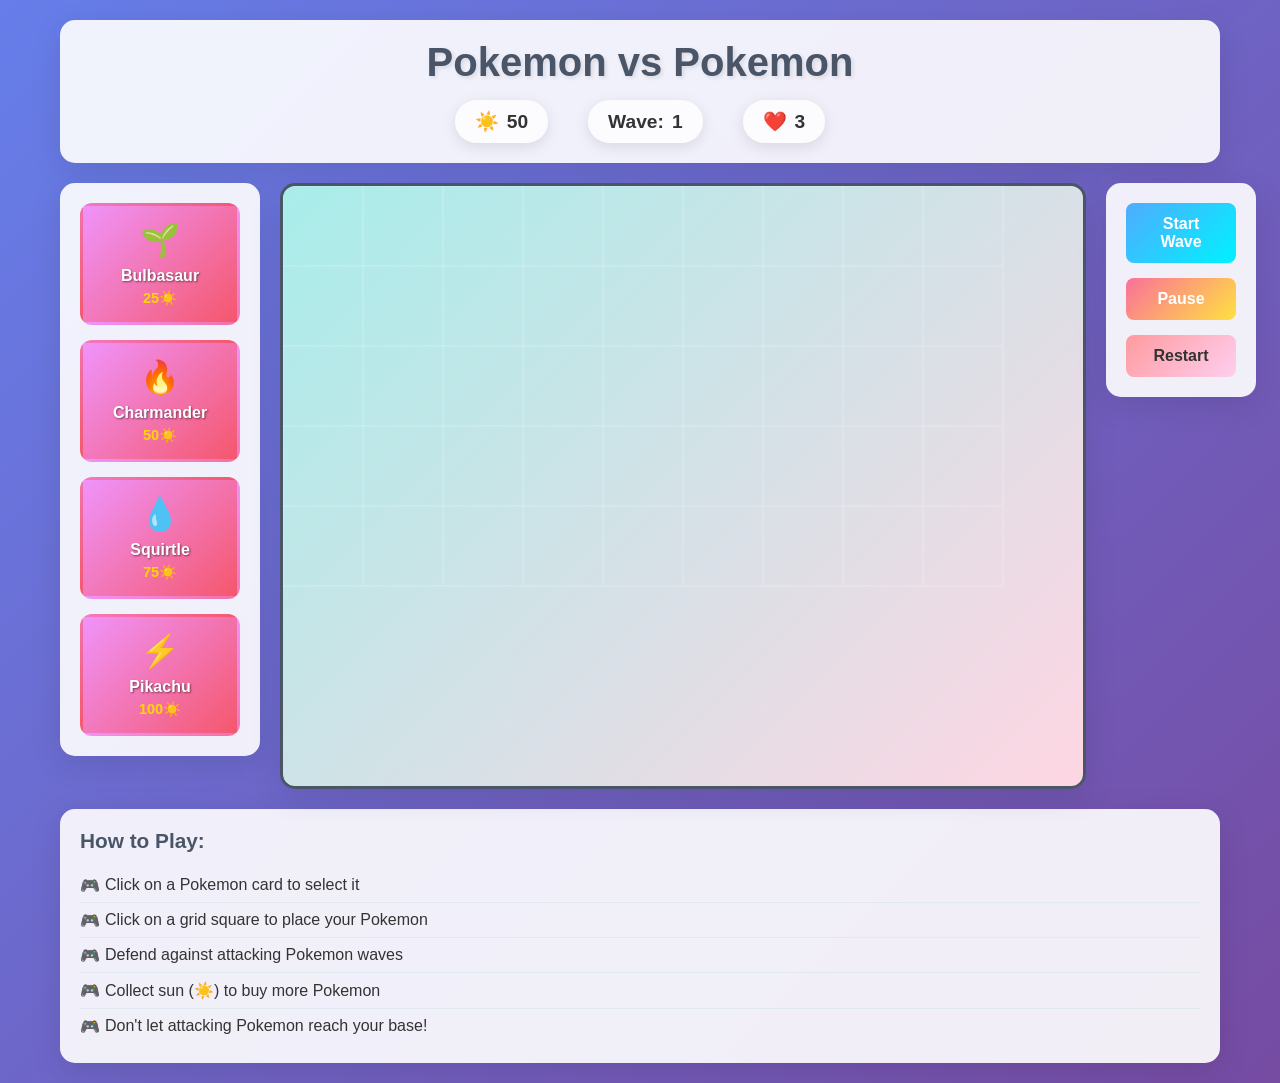
<file: index.html>
<!DOCTYPE html>
<html lang="en">
<head>
    <meta charset="UTF-8">
    <meta name="viewport" content="width=device-width, initial-scale=1.0">
    <title>Pokemon vs Pokemon - Tower Defense</title>
    <link rel="stylesheet" href="style.css">
</head>
<body>
    <div class="game-container">
        <div class="header">
            <h1>Pokemon vs Pokemon</h1>
            <div class="game-info">
                <div class="sun-counter">
                    <span>☀️</span>
                    <span id="sunCount">50</span>
                </div>
                <div class="wave-info">
                    <span>Wave: </span>
                    <span id="waveNumber">1</span>
                </div>
                <div class="lives">
                    <span>❤️</span>
                    <span id="lives">3</span>
                </div>
            </div>
        </div>
        
        <div class="game-area">
            <div class="pokemon-selector">
                <div class="pokemon-card" data-pokemon="bulbasaur" data-cost="25">
                    <div class="pokemon-icon">🌱</div>
                    <div class="pokemon-name">Bulbasaur</div>
                    <div class="pokemon-cost">25☀️</div>
                </div>
                <div class="pokemon-card" data-pokemon="charmander" data-cost="50">
                    <div class="pokemon-icon">🔥</div>
                    <div class="pokemon-name">Charmander</div>
                    <div class="pokemon-cost">50☀️</div>
                </div>
                <div class="pokemon-card" data-pokemon="squirtle" data-cost="75">
                    <div class="pokemon-icon">💧</div>
                    <div class="pokemon-name">Squirtle</div>
                    <div class="pokemon-cost">75☀️</div>
                </div>
                <div class="pokemon-card" data-pokemon="pikachu" data-cost="100">
                    <div class="pokemon-icon">⚡</div>
                    <div class="pokemon-name">Pikachu</div>
                    <div class="pokemon-cost">100☀️</div>
                </div>
            </div>
            
            <canvas id="gameCanvas" width="800" height="600"></canvas>
            
            <div class="controls">
                <button id="startWave">Start Wave</button>
                <button id="pauseGame">Pause</button>
                <button id="restartGame">Restart</button>
            </div>
        </div>
        
        <div class="instructions">
            <h3>How to Play:</h3>
            <ul>
                <li>Click on a Pokemon card to select it</li>
                <li>Click on a grid square to place your Pokemon</li>
                <li>Defend against attacking Pokemon waves</li>
                <li>Collect sun (☀️) to buy more Pokemon</li>
                <li>Don't let attacking Pokemon reach your base!</li>
            </ul>
        </div>
    </div>
    
    <script src="game.js"></script>
</body>
</html>
</file>
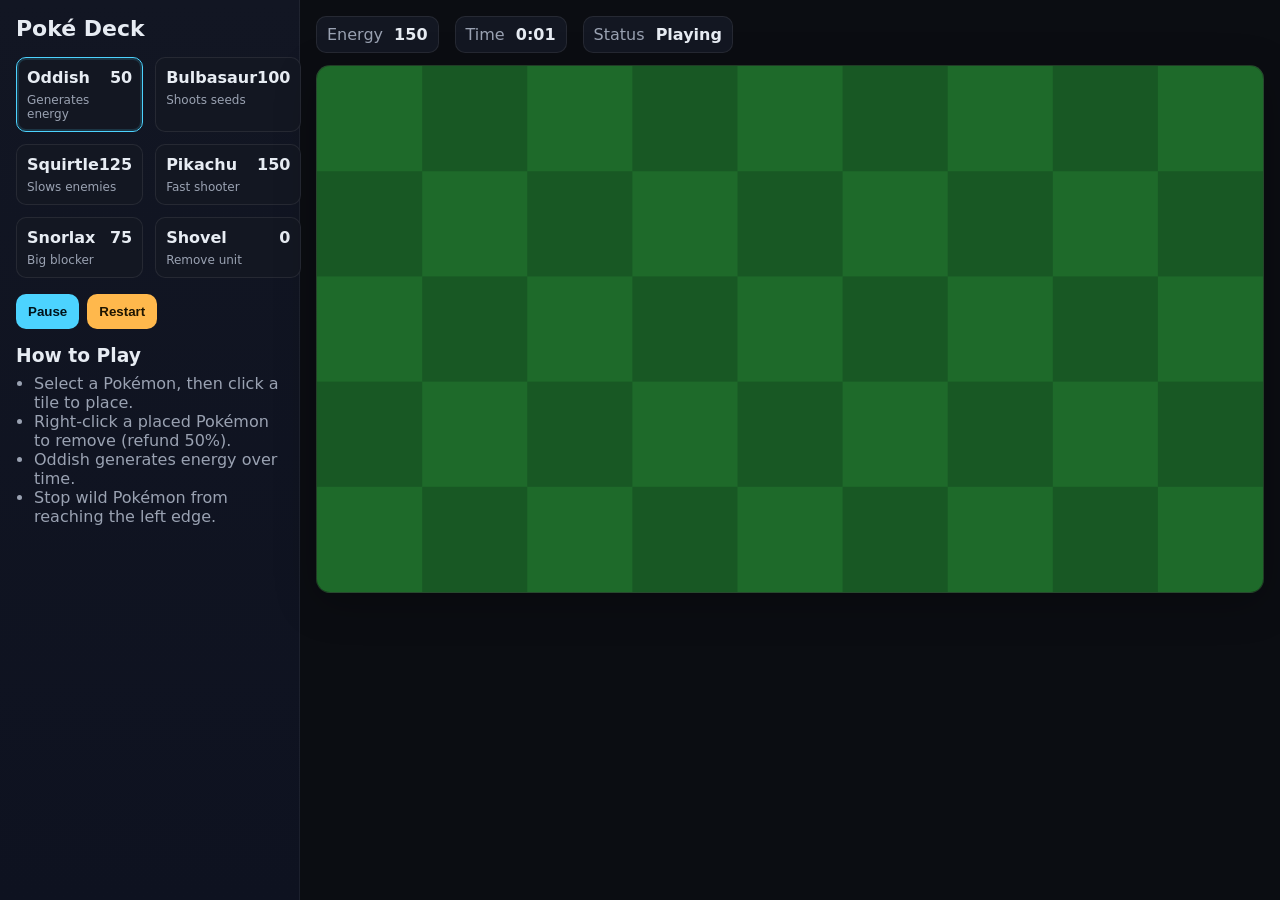
<file: poke-vs-wild/index.html>
<!DOCTYPE html>
<html lang="en">
<head>
	<meta charset="UTF-8" />
	<meta name="viewport" content="width=device-width, initial-scale=1.0" />
	<title>Poké vs Wild - Canvas TD</title>
	<link rel="stylesheet" href="style.css" />
</head>
<body>
	<div class="app">
		<aside class="sidebar">
			<h2>Poké Deck</h2>
			<div id="cards" class="cards"></div>
			<div class="controls">
				<button id="pauseBtn" class="btn">Pause</button>
				<button id="restartBtn" class="btn btn-secondary">Restart</button>
			</div>
			<div class="legend">
				<h3>How to Play</h3>
				<ul>
					<li>Select a Pokémon, then click a tile to place.</li>
					<li>Right-click a placed Pokémon to remove (refund 50%).</li>
					<li>Oddish generates energy over time.</li>
					<li>Stop wild Pokémon from reaching the left edge.</li>
				</ul>
			</div>
		</aside>
		<main class="main">
			<header class="hud">
				<div class="stat"><span>Energy</span> <strong id="energyText">0</strong></div>
				<div class="stat"><span>Time</span> <strong id="timeText">0:00</strong></div>
				<div class="stat"><span>Status</span> <strong id="statusText">Playing</strong></div>
			</header>
			<canvas id="game-canvas" width="900" height="500"></canvas>
		</main>
	</div>

	<script src="main.js"></script>
</body>
</html>
</file>
<file: style.css>
* {
    margin: 0;
    padding: 0;
    box-sizing: border-box;
}

body {
    font-family: 'Arial', sans-serif;
    background: linear-gradient(135deg, #667eea 0%, #764ba2 100%);
    min-height: 100vh;
    color: #333;
}

.game-container {
    max-width: 1200px;
    margin: 0 auto;
    padding: 20px;
}

.header {
    text-align: center;
    margin-bottom: 20px;
    background: rgba(255, 255, 255, 0.9);
    padding: 20px;
    border-radius: 15px;
    box-shadow: 0 8px 32px rgba(0, 0, 0, 0.1);
}

.header h1 {
    color: #4a5568;
    margin-bottom: 15px;
    font-size: 2.5em;
    text-shadow: 2px 2px 4px rgba(0, 0, 0, 0.1);
}

.game-info {
    display: flex;
    justify-content: center;
    gap: 40px;
    font-size: 1.2em;
    font-weight: bold;
}

.sun-counter, .wave-info, .lives {
    display: flex;
    align-items: center;
    gap: 8px;
    padding: 10px 20px;
    background: rgba(255, 255, 255, 0.8);
    border-radius: 25px;
    box-shadow: 0 4px 15px rgba(0, 0, 0, 0.1);
}

.game-area {
    display: flex;
    gap: 20px;
    align-items: flex-start;
    margin-bottom: 20px;
}

.pokemon-selector {
    display: flex;
    flex-direction: column;
    gap: 15px;
    background: rgba(255, 255, 255, 0.9);
    padding: 20px;
    border-radius: 15px;
    box-shadow: 0 8px 32px rgba(0, 0, 0, 0.1);
    min-width: 200px;
}

.pokemon-card {
    display: flex;
    flex-direction: column;
    align-items: center;
    padding: 15px;
    background: linear-gradient(135deg, #f093fb 0%, #f5576c 100%);
    border-radius: 12px;
    cursor: pointer;
    transition: all 0.3s ease;
    border: 3px solid transparent;
}

.pokemon-card:hover {
    transform: translateY(-5px);
    box-shadow: 0 10px 25px rgba(0, 0, 0, 0.2);
    border-color: #ffd700;
}

.pokemon-card.selected {
    border-color: #ffd700;
    background: linear-gradient(135deg, #ffd700 0%, #ffed4e 100%);
    transform: scale(1.05);
}

.pokemon-icon {
    font-size: 2em;
    margin-bottom: 8px;
}

.pokemon-name {
    font-weight: bold;
    margin-bottom: 5px;
    color: white;
    text-shadow: 1px 1px 2px rgba(0, 0, 0, 0.5);
}

.pokemon-cost {
    font-size: 0.9em;
    color: #ffd700;
    font-weight: bold;
}

#gameCanvas {
    border: 3px solid #4a5568;
    border-radius: 15px;
    background: linear-gradient(135deg, #a8edea 0%, #fed6e3 100%);
    box-shadow: 0 8px 32px rgba(0, 0, 0, 0.1);
}

.controls {
    display: flex;
    flex-direction: column;
    gap: 15px;
    background: rgba(255, 255, 255, 0.9);
    padding: 20px;
    border-radius: 15px;
    box-shadow: 0 8px 32px rgba(0, 0, 0, 0.1);
    min-width: 150px;
}

.controls button {
    padding: 12px 20px;
    border: none;
    border-radius: 8px;
    font-size: 1em;
    font-weight: bold;
    cursor: pointer;
    transition: all 0.3s ease;
    background: linear-gradient(135deg, #667eea 0%, #764ba2 100%);
    color: white;
}

.controls button:hover {
    transform: translateY(-2px);
    box-shadow: 0 5px 15px rgba(0, 0, 0, 0.2);
}

.controls button:active {
    transform: translateY(0);
}

#startWave {
    background: linear-gradient(135deg, #4facfe 0%, #00f2fe 100%);
}

#pauseGame {
    background: linear-gradient(135deg, #fa709a 0%, #fee140 100%);
}

#restartGame {
    background: linear-gradient(135deg, #ff9a9e 0%, #fecfef 100%);
    color: #333;
}

.instructions {
    background: rgba(255, 255, 255, 0.9);
    padding: 20px;
    border-radius: 15px;
    box-shadow: 0 8px 32px rgba(0, 0, 0, 0.1);
}

.instructions h3 {
    color: #4a5568;
    margin-bottom: 15px;
    font-size: 1.3em;
}

.instructions ul {
    list-style-type: none;
    padding-left: 0;
}

.instructions li {
    padding: 8px 0;
    border-bottom: 1px solid #e2e8f0;
    position: relative;
    padding-left: 25px;
}

.instructions li:before {
    content: "🎮";
    position: absolute;
    left: 0;
    top: 8px;
}

.instructions li:last-child {
    border-bottom: none;
}

@media (max-width: 1200px) {
    .game-area {
        flex-direction: column;
        align-items: center;
    }
    
    .pokemon-selector {
        flex-direction: row;
        min-width: auto;
        width: 100%;
        justify-content: center;
    }
    
    .controls {
        flex-direction: row;
        min-width: auto;
        width: 100%;
        justify-content: center;
    }
}

@media (max-width: 768px) {
    .game-info {
        flex-direction: column;
        gap: 15px;
    }
    
    .pokemon-selector {
        flex-wrap: wrap;
        justify-content: center;
    }
    
    .pokemon-card {
        min-width: 120px;
    }
    
    #gameCanvas {
        width: 100%;
        max-width: 600px;
        height: auto;
    }
}
</file>
<file: poke-vs-wild/style.css>
:root {
	--bg: #0b0d12;
	--panel: #131722;
	--accent: #4cd3ff;
	--accent-2: #ffb84c;
	--text: #e7ecf3;
	--muted: #9aa2b2;
	--danger: #ff6b6b;
	--success: #60d394;
}

* {
	box-sizing: border-box;
}

html, body {
	margin: 0;
	height: 100%;
	background: var(--bg);
	color: var(--text);
	font-family: ui-sans-serif, system-ui, -apple-system, Segoe UI, Roboto, Helvetica, Arial, "Apple Color Emoji", "Segoe UI Emoji";
}

.app {
	display: flex;
	min-height: 100vh;
}

.sidebar {
	width: 300px;
	background: linear-gradient(180deg, #121623, #0e1220);
	border-right: 1px solid rgba(255,255,255,0.06);
	padding: 16px;
	display: flex;
	flex-direction: column;
	gap: 16px;
}

.sidebar h2 {
	margin: 0;
	font-size: 22px;
}

.cards {
	display: grid;
	grid-template-columns: repeat(2, 1fr);
	gap: 12px;
}

.card {
	background: var(--panel);
	border: 1px solid rgba(255,255,255,0.08);
	padding: 10px;
	border-radius: 10px;
	cursor: pointer;
	transition: transform 120ms ease, box-shadow 120ms ease, border-color 120ms ease;
	user-select: none;
}

.card:hover { transform: translateY(-2px); }
.card.active { border-color: var(--accent); box-shadow: 0 0 0 2px rgba(76,211,255,0.15) inset; }

.card-title { font-weight: 700; margin-bottom: 6px; display: flex; align-items: center; justify-content: space-between; }
.card-sub { color: var(--muted); font-size: 12px; }

.controls { display: flex; gap: 8px; }
.btn {
	background: var(--accent);
	border: none;
	color: #00131a;
	padding: 10px 12px;
	border-radius: 10px;
	font-weight: 700;
	cursor: pointer;
	transition: filter 120ms ease;
}
.btn:hover { filter: brightness(1.08); }
.btn-secondary { background: var(--accent-2); color: #1e1500; }

.legend h3 { margin: 0 0 8px 0; }
.legend ul { margin: 0; padding-left: 18px; color: var(--muted); }

.main { flex: 1; display: flex; flex-direction: column; padding: 16px; gap: 12px; }

.hud { display: flex; gap: 16px; align-items: center; }
.stat { background: var(--panel); border: 1px solid rgba(255,255,255,0.08); padding: 8px 10px; border-radius: 10px; }
.stat span { color: var(--muted); margin-right: 6px; }

canvas {
	border-radius: 14px;
	background: linear-gradient(180deg, #153b1c 0%, #0d2b12 100%);
	border: 1px solid rgba(255,255,255,0.08);
	box-shadow: 0 10px 40px rgba(0,0,0,0.25);
}

.toast {
	position: fixed;
	bottom: 16px;
	left: 50%;
	transform: translateX(-50%);
	background: #111826;
	border: 1px solid rgba(255,255,255,0.08);
	padding: 10px 14px;
	border-radius: 10px;
	box-shadow: 0 10px 30px rgba(0,0,0,0.3);
	color: var(--text);
	z-index: 9;
	pointer-events: none;
	opacity: 0;
	transition: opacity 200ms ease, transform 200ms ease;
}
.toast.show { opacity: 1; transform: translate(-50%, -6px); }
</file>
